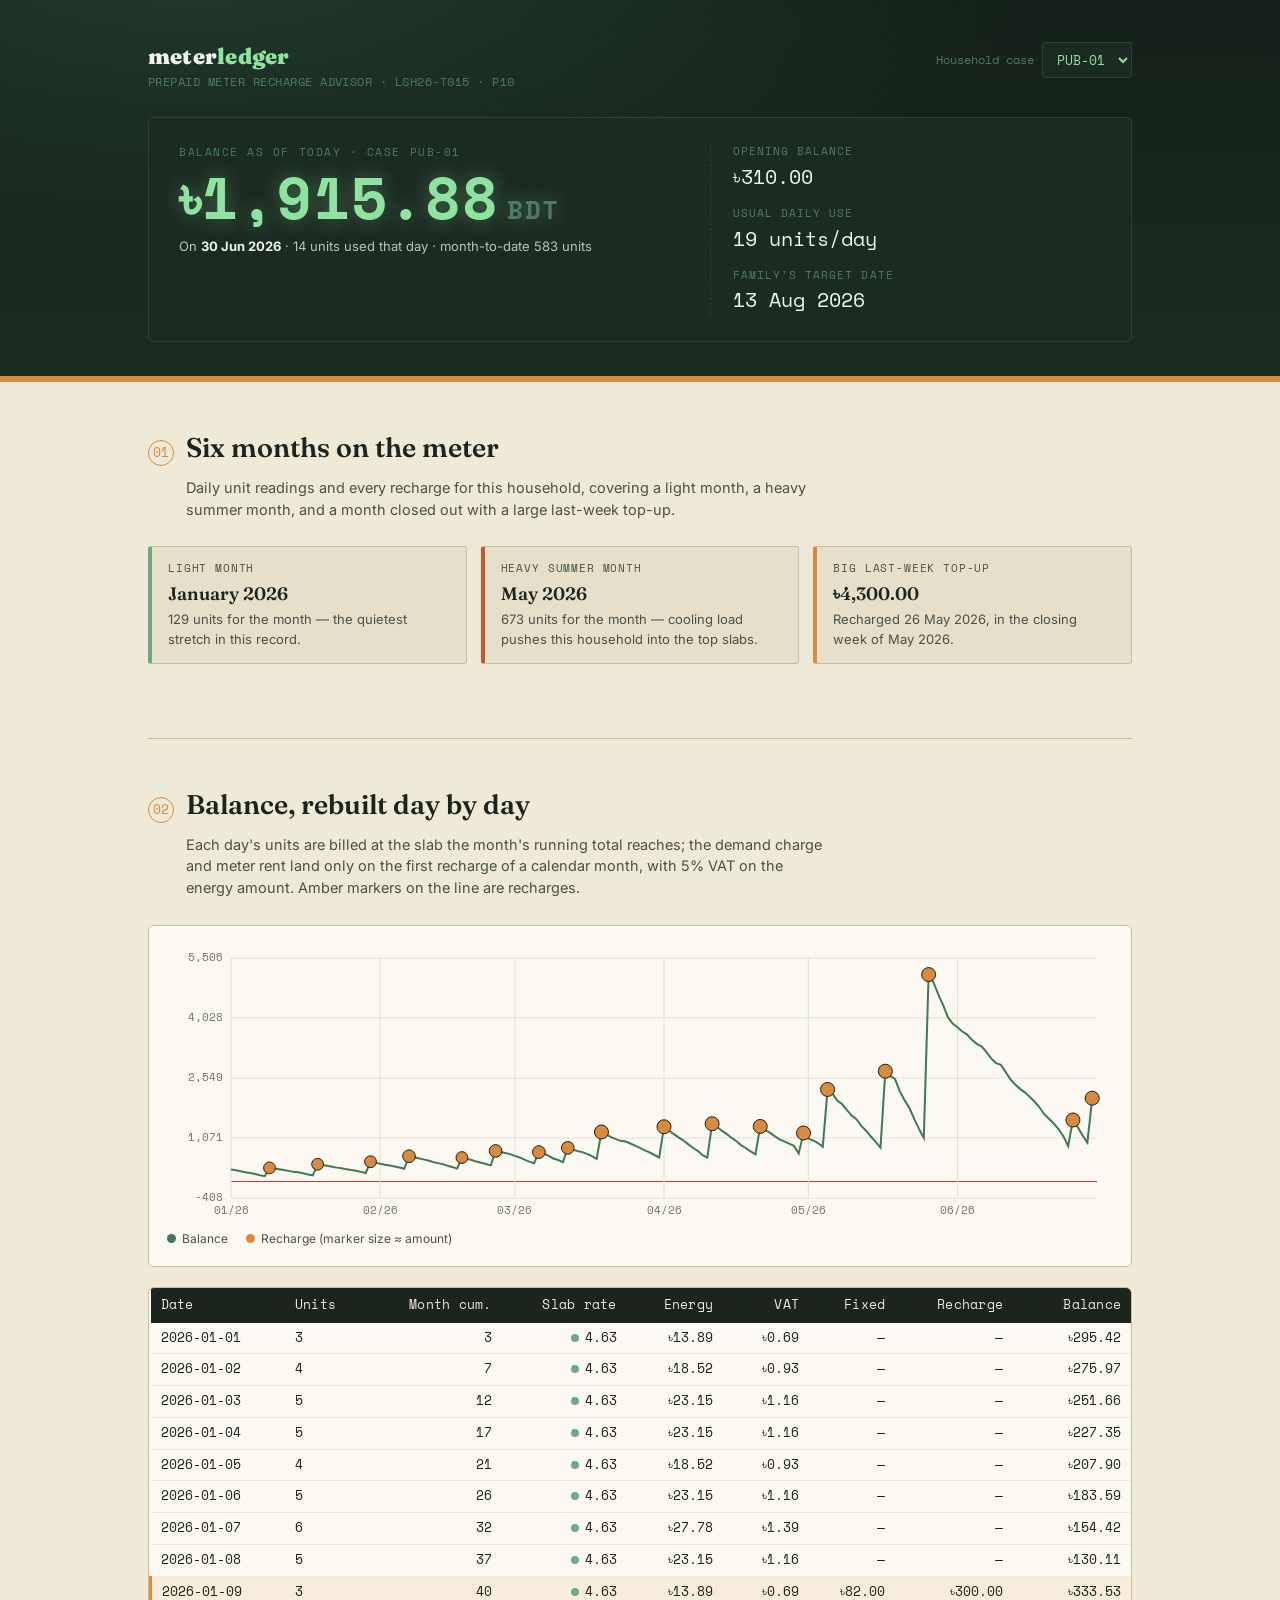
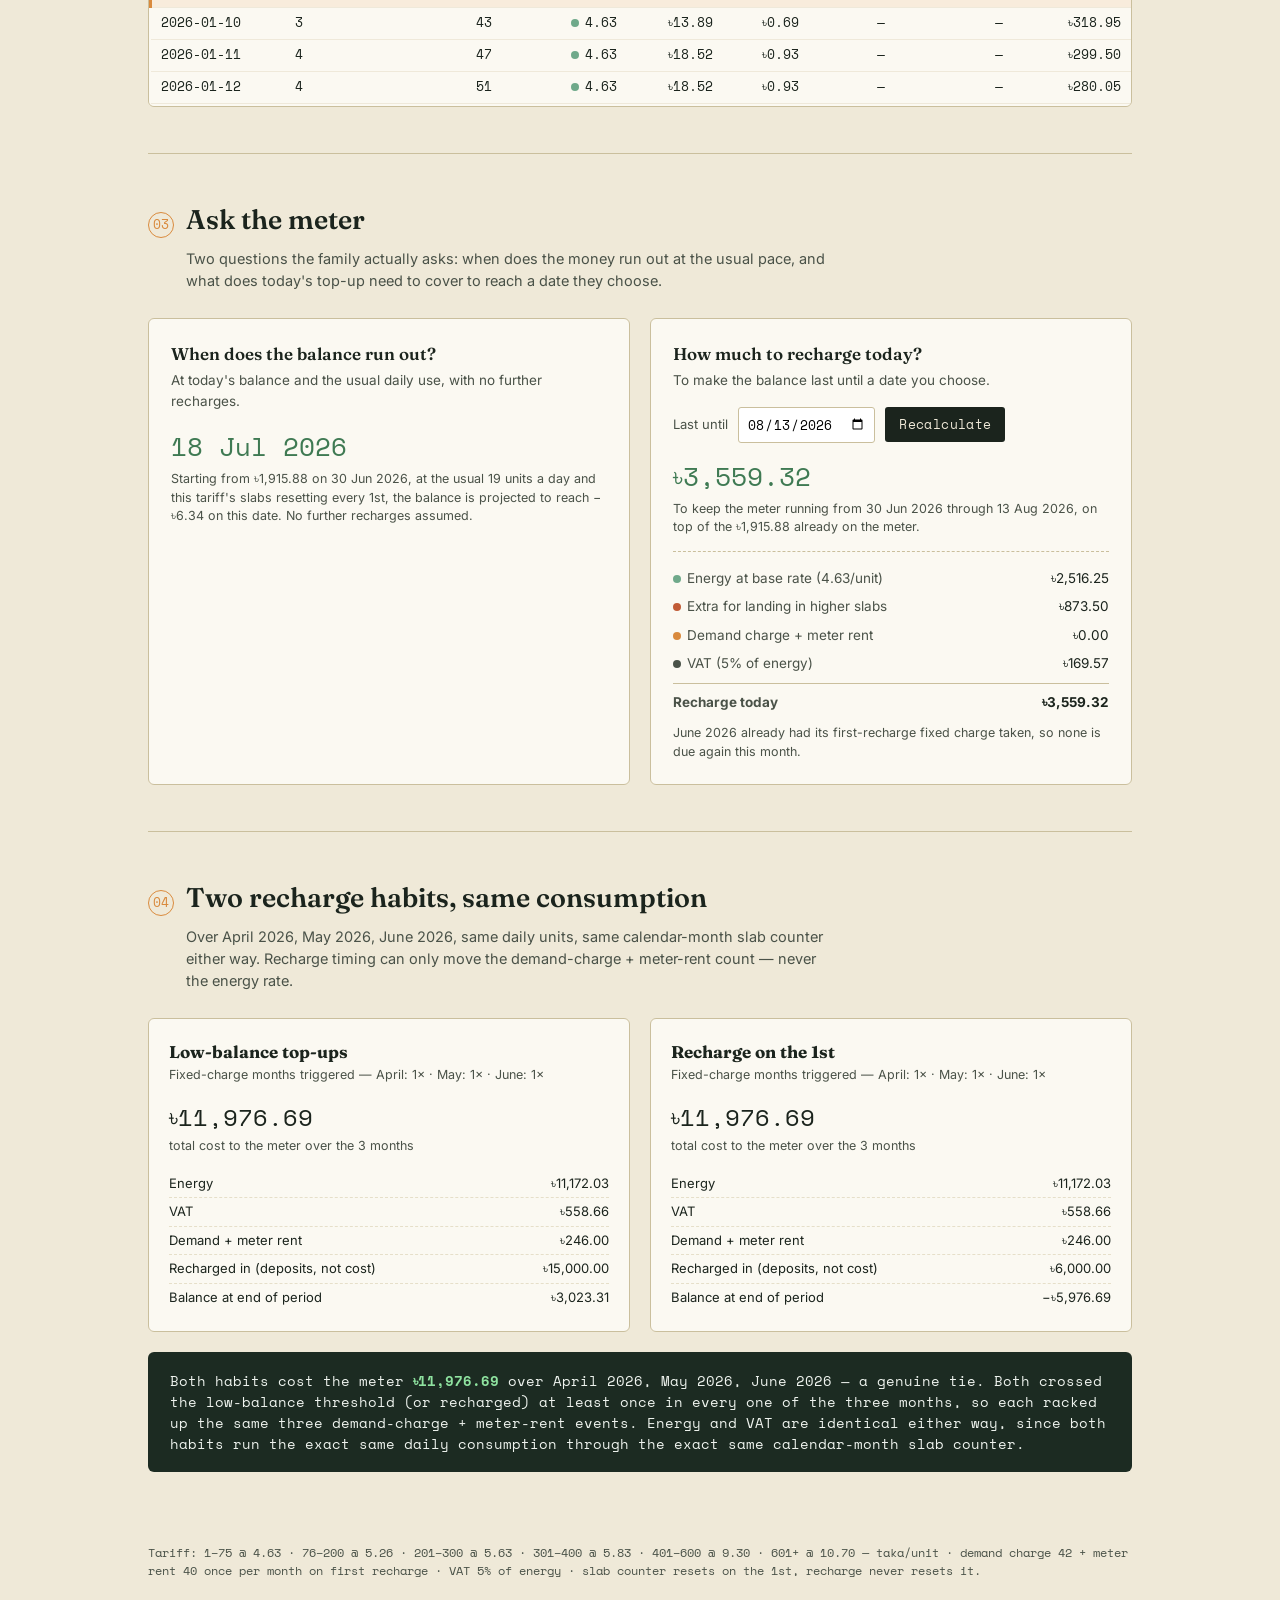
<file: index.html>
<!DOCTYPE html>
<html lang="en">
<head>
<meta charset="UTF-8">
<meta name="viewport" content="width=device-width, initial-scale=1.0">
<title>Prepaid Meter Recharge Advisor — LSH26-T015 · P10</title>
<link rel="stylesheet" href="styles.css">
</head>
<body>

<header class="meter-hero">
  <div class="wrap">
    <div class="hero-top">
      <div>
        <div class="brand">meter<span>ledger</span></div>
        <div class="brand-meta">Prepaid Meter Recharge Advisor · LSH26-T015 · P10</div>
      </div>
      <div class="case-picker">
        <label for="case-select">Household case</label>
        <select id="case-select"></select>
      </div>
    </div>

    <div class="meter-face">
      <div>
        <div class="readout-label">Balance as of today · case <span id="case-id-badge">PUB-01</span></div>
        <div class="readout-digits" id="readout-balance">৳0.00</div>
        <div class="readout-sub" id="readout-sub"></div>
      </div>
      <div class="face-stats">
        <div class="face-stat"><div class="k">Opening balance</div><div class="v" id="stat-opening">—</div></div>
        <div class="face-stat"><div class="k">Usual daily use</div><div class="v" id="stat-usual">—</div></div>
        <div class="face-stat"><div class="k">Family's target date</div><div class="v" id="stat-target">—</div></div>
      </div>
    </div>
  </div>
</header>

<main class="wrap">

  <!-- 1: household data -->
  <section class="block" id="sec-household">
    <div class="eyebrow"><span class="num">01</span><h2 class="section-title">Six months on the meter</h2></div>
    <p class="section-sub">Daily unit readings and every recharge for this household, covering a light month, a heavy summer month, and a month closed out with a large last-week top-up.</p>
    <div class="callout-row">
      <div class="callout" id="callout-light"></div>
      <div class="callout heavy" id="callout-heavy"></div>
      <div class="callout recharge" id="callout-recharge"></div>
    </div>
  </section>

  <!-- 2: ledger -->
  <section class="block" id="sec-ledger">
    <div class="eyebrow"><span class="num">02</span><h2 class="section-title">Balance, rebuilt day by day</h2></div>
    <p class="section-sub">Each day's units are billed at the slab the month's running total reaches; the demand charge and meter rent land only on the first recharge of a calendar month, with 5% VAT on the energy amount. Amber markers on the line are recharges.</p>

    <div class="chart-card">
      <canvas id="balance-chart" style="width:100%; display:block;"></canvas>
      <div class="chart-legend">
        <span><span class="legend-dot" style="background:#3f7a53"></span>Balance</span>
        <span><span class="legend-dot" style="background:#d98a3d"></span>Recharge (marker size ≈ amount)</span>
      </div>
    </div>

    <div class="table-scroll">
      <table class="ledger">
        <thead>
          <tr>
            <th>Date</th><th>Units</th><th>Month cum.</th><th>Slab rate</th>
            <th>Energy</th><th>VAT</th><th>Fixed</th><th>Recharge</th><th>Balance</th>
          </tr>
        </thead>
        <tbody id="ledger-body"></tbody>
      </table>
    </div>
  </section>

  <!-- 3: ask the meter -->
  <section class="block" id="sec-ask">
    <div class="eyebrow"><span class="num">03</span><h2 class="section-title">Ask the meter</h2></div>
    <p class="section-sub">Two questions the family actually asks: when does the money run out at the usual pace, and what does today's top-up need to cover to reach a date they choose.</p>

    <div class="ask-grid">
      <div class="ask-card">
        <h3>When does the balance run out?</h3>
        <div class="q">At today's balance and the usual daily use, with no further recharges.</div>
        <div class="big-answer warn" id="runout-answer">—</div>
        <div class="answer-note" id="runout-note"></div>
      </div>

      <div class="ask-card">
        <h3>How much to recharge today?</h3>
        <div class="q">To make the balance last until a date you choose.</div>
        <div class="field-row">
          <label for="target-date-input">Last until</label>
          <input type="date" id="target-date-input">
          <button class="btn" id="recalc-btn">Recalculate</button>
        </div>
        <div class="big-answer" id="recharge-answer">—</div>
        <div class="answer-note" id="recharge-note"></div>
        <div class="breakdown" id="recharge-breakdown"></div>
        <div class="answer-note" id="recharge-fixed-note" style="margin-top:8px"></div>
      </div>
    </div>
  </section>

  <!-- 4: habit comparison -->
  <section class="block" id="sec-compare">
    <div class="eyebrow"><span class="num">04</span><h2 class="section-title">Two recharge habits, same consumption</h2></div>
    <p class="section-sub">Over <span id="compare-months">—</span>, same daily units, same calendar-month slab counter either way. Recharge timing can only move the demand-charge + meter-rent count — never the energy rate.</p>

    <div class="compare-grid">
      <div class="habit-card" id="habit-low"></div>
      <div class="habit-card" id="habit-monthly"></div>
    </div>

    <div class="verdict" id="compare-verdict"></div>
  </section>

</main>

<footer class="site-footer">
  <div class="wrap">Tariff: 1–75 @ 4.63 · 76–200 @ 5.26 · 201–300 @ 5.63 · 301–400 @ 5.83 · 401–600 @ 9.30 · 601+ @ 10.70 — taka/unit · demand charge 42 + meter rent 40 once per month on first recharge · VAT 5% of energy · slab counter resets on the 1st, recharge never resets it.</div>
</footer>

<script src="engine.js"></script>
<script src="data.js"></script>
<script src="app.js"></script>
</body>
</html>
</file>
<file: styles.css>
@import url('https://fonts.googleapis.com/css2?family=Fraunces:opsz,wght@9..144,500;9..144,600;9..144,900&family=Inter:wght@400;500;600;700&family=Space+Mono:wght@400;700&display=swap');

:root {
  --paper: #efe9d8;
  --paper-2: #e6dfc9;
  --ink: #1b241d;
  --ink-soft: #4a5248;
  --housing: #142019;
  --housing-2: #1c2b22;
  --housing-line: #2c3f33;
  --lcd: #8fe3a0;
  --lcd-dim: #4f7a5e;
  --amber: #d98a3d;
  --amber-soft: #f0d2ab;
  --rule: #cabf9d;
  --danger: #a63a2e;
  --good: #3f7a53;
  --slab-1: #6fa98a;
  --slab-2: #8dbb62;
  --slab-3: #d6b24a;
  --slab-4: #d98a3d;
  --slab-5: #c15b36;
  --slab-6: #a63a2e;
  --radius: 3px;
  --max: 1040px;
}

* { box-sizing: border-box; }

html { scroll-behavior: smooth; }

body {
  margin: 0;
  background: var(--paper);
  color: var(--ink);
  font-family: 'Inter', system-ui, sans-serif;
  line-height: 1.5;
  -webkit-font-smoothing: antialiased;
}

@media (prefers-reduced-motion: reduce) {
  html { scroll-behavior: auto; }
  * { animation-duration: 0.001ms !important; transition-duration: 0.001ms !important; }
}

a { color: inherit; }

.wrap { max-width: var(--max); margin: 0 auto; padding: 0 28px; }

/* ---------- Hero / meter face ---------- */

.meter-hero {
  background:
    radial-gradient(120% 140% at 15% -10%, #223a2c 0%, transparent 55%),
    linear-gradient(180deg, var(--housing) 0%, var(--housing-2) 100%);
  color: #eef3ee;
  padding: 40px 0 34px;
  border-bottom: 6px solid var(--amber);
}

.hero-top {
  display: flex;
  justify-content: space-between;
  align-items: baseline;
  flex-wrap: wrap;
  gap: 10px;
  margin-bottom: 26px;
}

.brand {
  font-family: 'Fraunces', serif;
  font-weight: 900;
  font-size: 22px;
  letter-spacing: 0.01em;
}
.brand span { color: var(--lcd); }

.brand-meta {
  font-family: 'Space Mono', monospace;
  font-size: 12px;
  color: var(--lcd-dim);
  letter-spacing: 0.04em;
  text-transform: uppercase;
}

.case-picker {
  display: flex;
  align-items: center;
  gap: 8px;
  font-family: 'Space Mono', monospace;
  font-size: 12px;
  color: var(--lcd-dim);
}
.case-picker select {
  background: var(--housing-2);
  color: var(--lcd);
  border: 1px solid var(--housing-line);
  border-radius: var(--radius);
  padding: 6px 10px;
  font-family: 'Space Mono', monospace;
  font-size: 13px;
}

.meter-face {
  display: grid;
  grid-template-columns: 1.3fr 1fr;
  gap: 22px;
  background: var(--housing-2);
  border: 1px solid var(--housing-line);
  border-radius: 6px;
  padding: 26px 30px;
}
@media (max-width: 720px) { .meter-face { grid-template-columns: 1fr; } }

.readout-label {
  font-family: 'Space Mono', monospace;
  font-size: 11px;
  letter-spacing: 0.14em;
  text-transform: uppercase;
  color: var(--lcd-dim);
  margin-bottom: 6px;
}

.readout-digits {
  font-family: 'Space Mono', monospace;
  font-weight: 700;
  font-size: clamp(38px, 6vw, 58px);
  color: var(--lcd);
  letter-spacing: 0.02em;
  text-shadow: 0 0 18px rgba(143, 227, 160, 0.35);
  line-height: 1.05;
}
.readout-digits small { font-size: 0.45em; color: var(--lcd-dim); margin-left: 8px; }

.readout-sub {
  margin-top: 10px;
  font-size: 13px;
  color: #b7c4bb;
}
.readout-sub b { color: #eef3ee; }

.face-stats {
  display: flex;
  flex-direction: column;
  gap: 14px;
  justify-content: center;
  border-left: 1px dashed var(--housing-line);
  padding-left: 22px;
}
@media (max-width: 720px) { .face-stats { border-left: none; padding-left: 0; border-top: 1px dashed var(--housing-line); padding-top: 16px; } }

.face-stat .k { font-family: 'Space Mono', monospace; font-size: 10.5px; letter-spacing: 0.1em; text-transform: uppercase; color: var(--lcd-dim); }
.face-stat .v { font-family: 'Space Mono', monospace; font-size: 20px; color: #eef3ee; margin-top: 2px; }

/* ---------- Content sections ---------- */

section.block { padding: 46px 0; border-bottom: 1px solid var(--rule); }
section.block:last-of-type { border-bottom: none; }

.eyebrow {
  display: flex;
  align-items: baseline;
  gap: 12px;
  margin-bottom: 6px;
}
.eyebrow .num {
  font-family: 'Space Mono', monospace;
  font-size: 13px;
  color: var(--amber);
  border: 1px solid var(--amber);
  border-radius: 50%;
  width: 26px; height: 26px;
  display: inline-flex; align-items: center; justify-content: center;
  flex: none;
}
h2.section-title {
  font-family: 'Fraunces', serif;
  font-weight: 600;
  font-size: 27px;
  margin: 0;
}
.section-sub {
  color: var(--ink-soft);
  font-size: 14.5px;
  max-width: 640px;
  margin: 8px 0 26px 38px;
}

/* callouts */
.callout-row { display: grid; grid-template-columns: repeat(3, 1fr); gap: 14px; margin-bottom: 28px; }
@media (max-width: 800px) { .callout-row { grid-template-columns: 1fr; } }
.callout {
  background: var(--paper-2);
  border: 1px solid var(--rule);
  border-left: 4px solid var(--slab-1);
  border-radius: var(--radius);
  padding: 14px 16px;
}
.callout.heavy { border-left-color: var(--slab-5); }
.callout.recharge { border-left-color: var(--amber); }
.callout .tag { font-family: 'Space Mono', monospace; font-size: 10.5px; letter-spacing: 0.08em; text-transform: uppercase; color: var(--ink-soft); }
.callout .headline { font-family: 'Fraunces', serif; font-weight: 600; font-size: 18px; margin: 3px 0; }
.callout .detail { font-size: 13px; color: var(--ink-soft); }

/* chart */
.chart-card {
  background: #fbf9f2;
  border: 1px solid var(--rule);
  border-radius: 6px;
  padding: 18px 18px 8px;
  margin-bottom: 20px;
}
.chart-legend { display: flex; gap: 18px; flex-wrap: wrap; font-size: 12px; color: var(--ink-soft); margin-top: 6px; padding-bottom: 10px; }
.chart-legend span { display: inline-flex; align-items: center; gap: 6px; }
.legend-dot { width: 9px; height: 9px; border-radius: 50%; display: inline-block; }

/* ledger table */
.table-scroll {
  max-height: 420px;
  overflow: auto;
  border: 1px solid var(--rule);
  border-radius: 6px;
  background: #fbf9f2;
}
table.ledger { width: 100%; border-collapse: collapse; font-family: 'Space Mono', monospace; font-size: 12.5px; }
table.ledger thead th {
  position: sticky; top: 0;
  background: var(--ink);
  color: var(--paper);
  text-align: right;
  padding: 8px 10px;
  font-weight: 400;
  letter-spacing: 0.02em;
  z-index: 1;
}
table.ledger thead th:first-child, table.ledger thead th:nth-child(2) { text-align: left; }
table.ledger td { padding: 6px 10px; text-align: right; border-bottom: 1px solid #efe9da; white-space: nowrap; }
table.ledger td:first-child, table.ledger td:nth-child(2) { text-align: left; }
table.ledger tr.recharge-row { background: rgba(217, 138, 61, 0.12); }
table.ledger tr.recharge-row td:first-child { border-left: 3px solid var(--amber); }
.slab-chip {
  display: inline-block; width: 8px; height: 8px; border-radius: 50%; margin-right: 6px;
}

/* Ask the meter */
.ask-grid { display: grid; grid-template-columns: 1fr 1fr; gap: 20px; }
@media (max-width: 800px) { .ask-grid { grid-template-columns: 1fr; } }
.ask-card {
  background: #fbf9f2;
  border: 1px solid var(--rule);
  border-radius: 6px;
  padding: 22px;
}
.ask-card h3 { font-family: 'Fraunces', serif; font-weight: 600; font-size: 17px; margin: 0 0 4px; }
.ask-card .q { color: var(--ink-soft); font-size: 13.5px; margin-bottom: 16px; }
.big-answer {
  font-family: 'Space Mono', monospace;
  font-size: 26px;
  color: var(--good);
  margin: 6px 0 4px;
}
.big-answer.warn { color: var(--danger); }
.answer-note { font-size: 12.5px; color: var(--ink-soft); }

.field-row { display: flex; align-items: center; gap: 10px; margin: 14px 0; }
.field-row label { font-size: 13px; color: var(--ink-soft); }
.field-row input[type="date"] {
  font-family: 'Space Mono', monospace;
  border: 1px solid var(--rule);
  border-radius: var(--radius);
  padding: 6px 8px;
  background: #fff;
}
.btn {
  font-family: 'Space Mono', monospace;
  font-size: 12.5px;
  background: var(--ink);
  color: var(--paper);
  border: none;
  border-radius: var(--radius);
  padding: 8px 14px;
  cursor: pointer;
  letter-spacing: 0.03em;
}
.btn:hover { background: var(--good); }

.breakdown { margin-top: 14px; border-top: 1px dashed var(--rule); padding-top: 12px; }
.breakdown .row { display: flex; justify-content: space-between; font-size: 13.5px; padding: 4px 0; }
.breakdown .row.total { font-weight: 700; border-top: 1px solid var(--rule); margin-top: 6px; padding-top: 8px; }
.breakdown .row .label { color: var(--ink-soft); }
.breakdown .row .label .swatch { display:inline-block; width:8px; height:8px; border-radius:50%; margin-right:6px; }

/* comparison */
.compare-grid { display: grid; grid-template-columns: 1fr 1fr; gap: 20px; margin-bottom: 20px; }
@media (max-width: 800px) { .compare-grid { grid-template-columns: 1fr; } }
.habit-card {
  background: #fbf9f2;
  border: 1px solid var(--rule);
  border-radius: 6px;
  padding: 20px;
}
.habit-card h3 { font-family: 'Fraunces', serif; font-size: 17px; margin: 0 0 2px; }
.habit-card .habit-desc { font-size: 12.5px; color: var(--ink-soft); margin-bottom: 14px; }
.habit-card .cost { font-family: 'Space Mono', monospace; font-size: 24px; }
.habit-card .line { display:flex; justify-content: space-between; font-size: 13px; padding: 4px 0; border-bottom: 1px dashed #e6dfc9; }
.habit-card .line:last-child { border-bottom: none; }

.verdict {
  background: var(--housing-2);
  color: #eef3ee;
  border-radius: 6px;
  padding: 18px 22px;
  font-family: 'Space Mono', monospace;
  font-size: 14px;
}
.verdict b { color: var(--lcd); }

footer.site-footer {
  padding: 26px 0 50px;
  font-size: 12px;
  color: var(--ink-soft);
  font-family: 'Space Mono', monospace;
}
</file>
